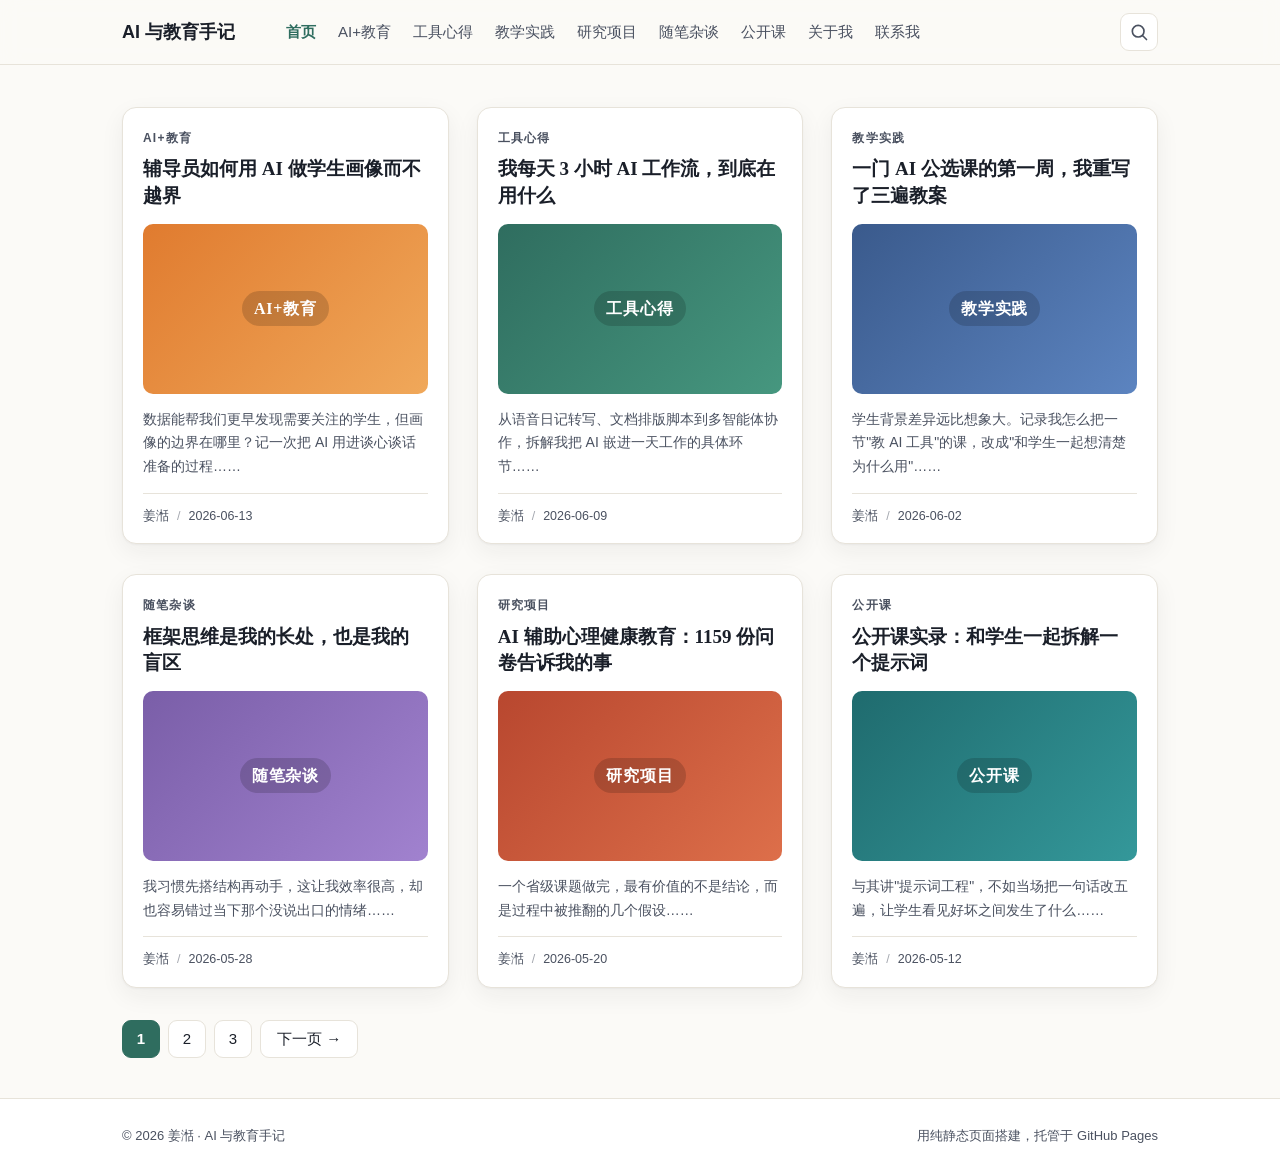
<file: index.html>
<!DOCTYPE html>
<html lang="zh-CN">
<head>
<meta charset="UTF-8">
<meta name="viewport" content="width=device-width, initial-scale=1">
<title>姜湉 · AI 与教育手记</title>
<meta name="description" content="姜湉的个人站点：记录 AI+教育研究、AI 工具使用心得与教学实践。">
<link rel="stylesheet" href="style.css">
</head>
<body>
<a class="skip" href="#main">跳到正文</a>

<header class="topbar">
  <div class="wrap topbar-inner">
    <a class="brand" href="index.html">
      <span class="brand-text">AI 与教育手记</span>
    </a>
    <button class="nav-toggle" aria-label="展开菜单" aria-expanded="false">菜单</button>
    <nav class="nav" id="nav">
      <a href="index.html" class="is-active">首页</a>
      <a href="#" data-cat="ai-edu">AI+教育</a>
      <a href="#" data-cat="tools">工具心得</a>
      <a href="#" data-cat="teaching">教学实践</a>
      <a href="#" data-cat="research">研究项目</a>
      <a href="#" data-cat="notes">随笔杂谈</a>
      <a href="#" data-cat="course">公开课</a>
      <a href="about.html">关于我</a>
      <a href="about.html">联系我</a>
    </nav>
    <button class="search-btn" aria-label="搜索">
      <svg viewBox="0 0 24 24" width="20" height="20" fill="none" stroke="currentColor" stroke-width="2" stroke-linecap="round"><circle cx="11" cy="11" r="7"/><line x1="21" y1="21" x2="16.5" y2="16.5"/></svg>
    </button>
  </div>
</header>

<main id="main" class="grid-feed">
  <div class="wrap">
    <div class="grid">

      <article class="gcard" data-cat="ai-edu">
        <a href="posts/post-1.html">
          <p class="gcard-cat">AI+教育</p>
          <h3 class="gcard-title">辅导员如何用 AI 做学生画像而不越界</h3>
          <span class="gcard-img g1"><em>AI+教育</em></span>
        </a>
        <p class="gcard-excerpt">数据能帮我们更早发现需要关注的学生，但画像的边界在哪里？记一次把 AI 用进谈心谈话准备的过程……</p>
        <div class="gcard-foot"><span>姜湉</span><span class="dot">/</span><time>2026-06-13</time></div>
      </article>

      <article class="gcard" data-cat="tools">
        <a href="posts/post-2.html">
          <p class="gcard-cat">工具心得</p>
          <h3 class="gcard-title">我每天 3 小时 AI 工作流，到底在用什么</h3>
          <span class="gcard-img g2"><em>工具心得</em></span>
        </a>
        <p class="gcard-excerpt">从语音日记转写、文档排版脚本到多智能体协作，拆解我把 AI 嵌进一天工作的具体环节……</p>
        <div class="gcard-foot"><span>姜湉</span><span class="dot">/</span><time>2026-06-09</time></div>
      </article>

      <article class="gcard" data-cat="teaching">
        <a href="posts/post-3.html">
          <p class="gcard-cat">教学实践</p>
          <h3 class="gcard-title">一门 AI 公选课的第一周，我重写了三遍教案</h3>
          <span class="gcard-img g3"><em>教学实践</em></span>
        </a>
        <p class="gcard-excerpt">学生背景差异远比想象大。记录我怎么把一节"教 AI 工具"的课，改成"和学生一起想清楚为什么用"……</p>
        <div class="gcard-foot"><span>姜湉</span><span class="dot">/</span><time>2026-06-02</time></div>
      </article>

      <article class="gcard" data-cat="notes">
        <a href="posts/post-4.html">
          <p class="gcard-cat">随笔杂谈</p>
          <h3 class="gcard-title">框架思维是我的长处，也是我的盲区</h3>
          <span class="gcard-img g4"><em>随笔杂谈</em></span>
        </a>
        <p class="gcard-excerpt">我习惯先搭结构再动手，这让我效率很高，却也容易错过当下那个没说出口的情绪……</p>
        <div class="gcard-foot"><span>姜湉</span><span class="dot">/</span><time>2026-05-28</time></div>
      </article>

      <article class="gcard" data-cat="research">
        <a href="posts/post-1.html">
          <p class="gcard-cat">研究项目</p>
          <h3 class="gcard-title">AI 辅助心理健康教育：1159 份问卷告诉我的事</h3>
          <span class="gcard-img g5"><em>研究项目</em></span>
        </a>
        <p class="gcard-excerpt">一个省级课题做完，最有价值的不是结论，而是过程中被推翻的几个假设……</p>
        <div class="gcard-foot"><span>姜湉</span><span class="dot">/</span><time>2026-05-20</time></div>
      </article>

      <article class="gcard" data-cat="course">
        <a href="posts/post-2.html">
          <p class="gcard-cat">公开课</p>
          <h3 class="gcard-title">公开课实录：和学生一起拆解一个提示词</h3>
          <span class="gcard-img g6"><em>公开课</em></span>
        </a>
        <p class="gcard-excerpt">与其讲"提示词工程"，不如当场把一句话改五遍，让学生看见好坏之间发生了什么……</p>
        <div class="gcard-foot"><span>姜湉</span><span class="dot">/</span><time>2026-05-12</time></div>
      </article>

    </div>

    <nav class="pager" aria-label="翻页">
      <span class="pager-cur">1</span>
      <a href="#">2</a>
      <a href="#">3</a>
      <a class="pager-next" href="#">下一页 →</a>
    </nav>
  </div>
</main>

<footer class="footer">
  <div class="wrap footer-inner">
    <span>© 2026 姜湉 · AI 与教育手记</span>
    <span>用纯静态页面搭建，托管于 GitHub Pages</span>
  </div>
</footer>

<script src="script.js"></script>
</body>
</html>
</file>
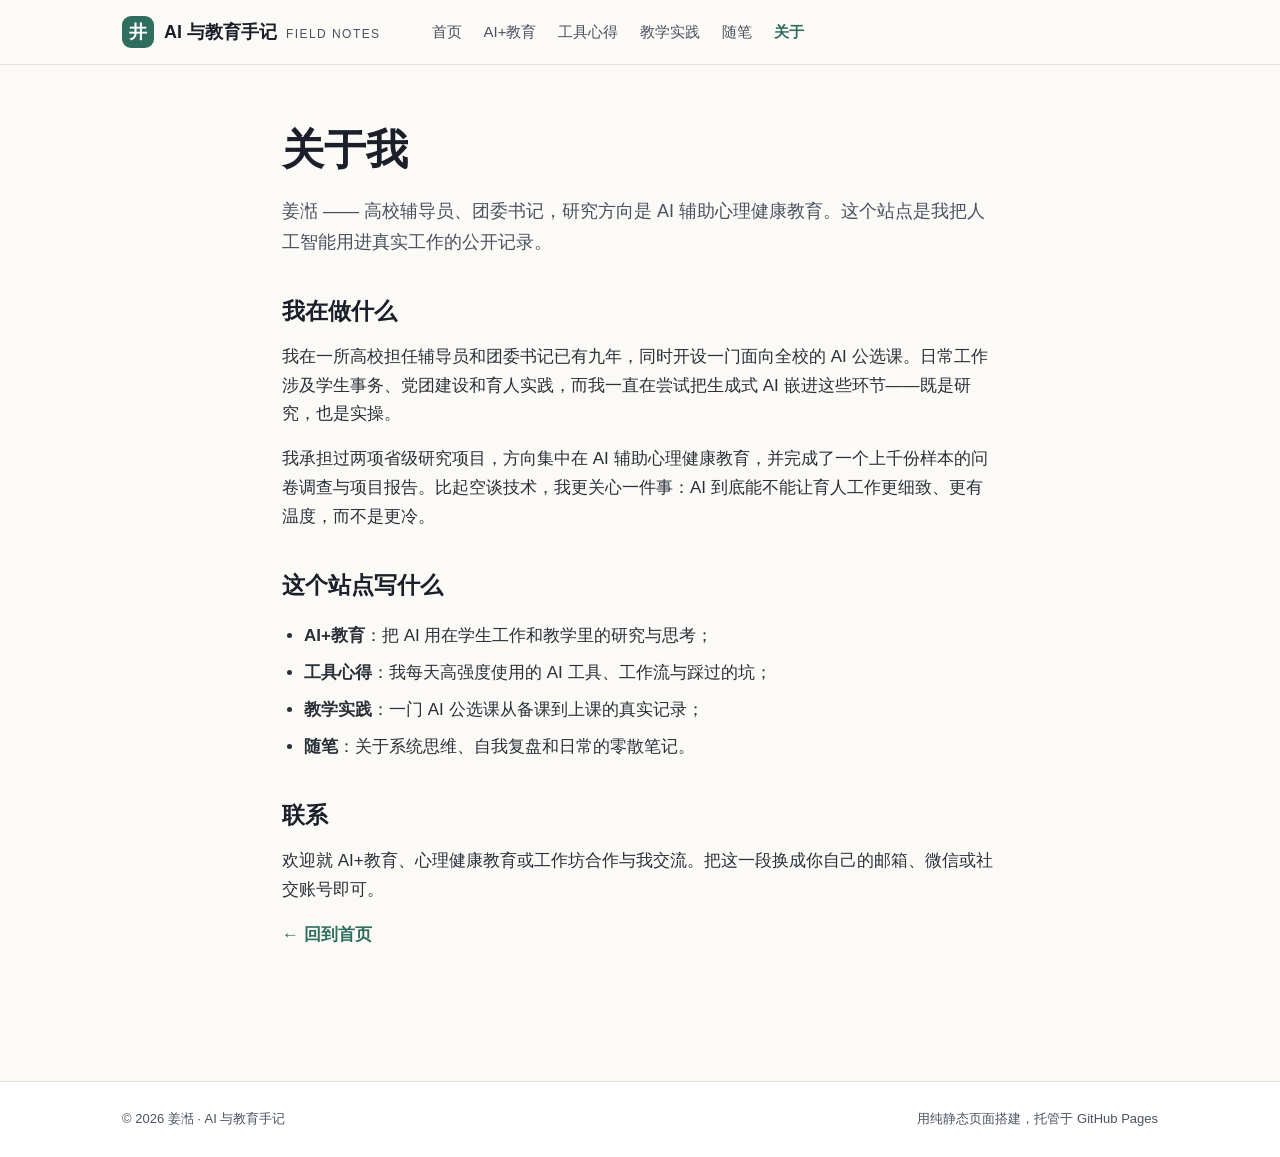
<file: about.html>
<!DOCTYPE html>
<html lang="zh-CN">
<head>
<meta charset="UTF-8">
<meta name="viewport" content="width=device-width, initial-scale=1">
<title>关于 · AI 与教育手记</title>
<link rel="stylesheet" href="style.css">
</head>
<body>
<a class="skip" href="#main">跳到正文</a>
<header class="topbar">
  <div class="wrap topbar-inner">
    <a class="brand" href="index.html">
      <span class="brand-mark">井</span>
      <span class="brand-text">AI 与教育手记 <em>field notes</em></span>
    </a>
    <button class="nav-toggle" aria-label="展开菜单" aria-expanded="false">菜单</button>
    <nav class="nav" id="nav">
      <a href="index.html">首页</a>
      <a href="index.html">AI+教育</a>
      <a href="index.html">工具心得</a>
      <a href="index.html">教学实践</a>
      <a href="index.html">随笔</a>
      <a href="about.html" class="is-active">关于</a>
    </nav>
  </div>
</header>

<main id="main" class="about-page">
  <h1>关于我</h1>
  <p class="lead">姜湉 —— 高校辅导员、团委书记，研究方向是 AI 辅助心理健康教育。这个站点是我把人工智能用进真实工作的公开记录。</p>

  <h2>我在做什么</h2>
  <p>我在一所高校担任辅导员和团委书记已有九年，同时开设一门面向全校的 AI 公选课。日常工作涉及学生事务、党团建设和育人实践，而我一直在尝试把生成式 AI 嵌进这些环节——既是研究，也是实操。</p>
  <p>我承担过两项省级研究项目，方向集中在 AI 辅助心理健康教育，并完成了一个上千份样本的问卷调查与项目报告。比起空谈技术，我更关心一件事：AI 到底能不能让育人工作更细致、更有温度，而不是更冷。</p>

  <h2>这个站点写什么</h2>
  <ul>
    <li><strong>AI+教育</strong>：把 AI 用在学生工作和教学里的研究与思考；</li>
    <li><strong>工具心得</strong>：我每天高强度使用的 AI 工具、工作流与踩过的坑；</li>
    <li><strong>教学实践</strong>：一门 AI 公选课从备课到上课的真实记录；</li>
    <li><strong>随笔</strong>：关于系统思维、自我复盘和日常的零散笔记。</li>
  </ul>

  <h2>联系</h2>
  <p>欢迎就 AI+教育、心理健康教育或工作坊合作与我交流。把这一段换成你自己的邮箱、微信或社交账号即可。</p>

  <p><a class="article-back" href="index.html">← 回到首页</a></p>
</main>

<footer class="footer">
  <div class="wrap footer-inner">
    <span>© 2026 姜湉 · AI 与教育手记</span>
    <span>用纯静态页面搭建，托管于 GitHub Pages</span>
  </div>
</footer>
<script src="script.js"></script>
</body>
</html>
</file>
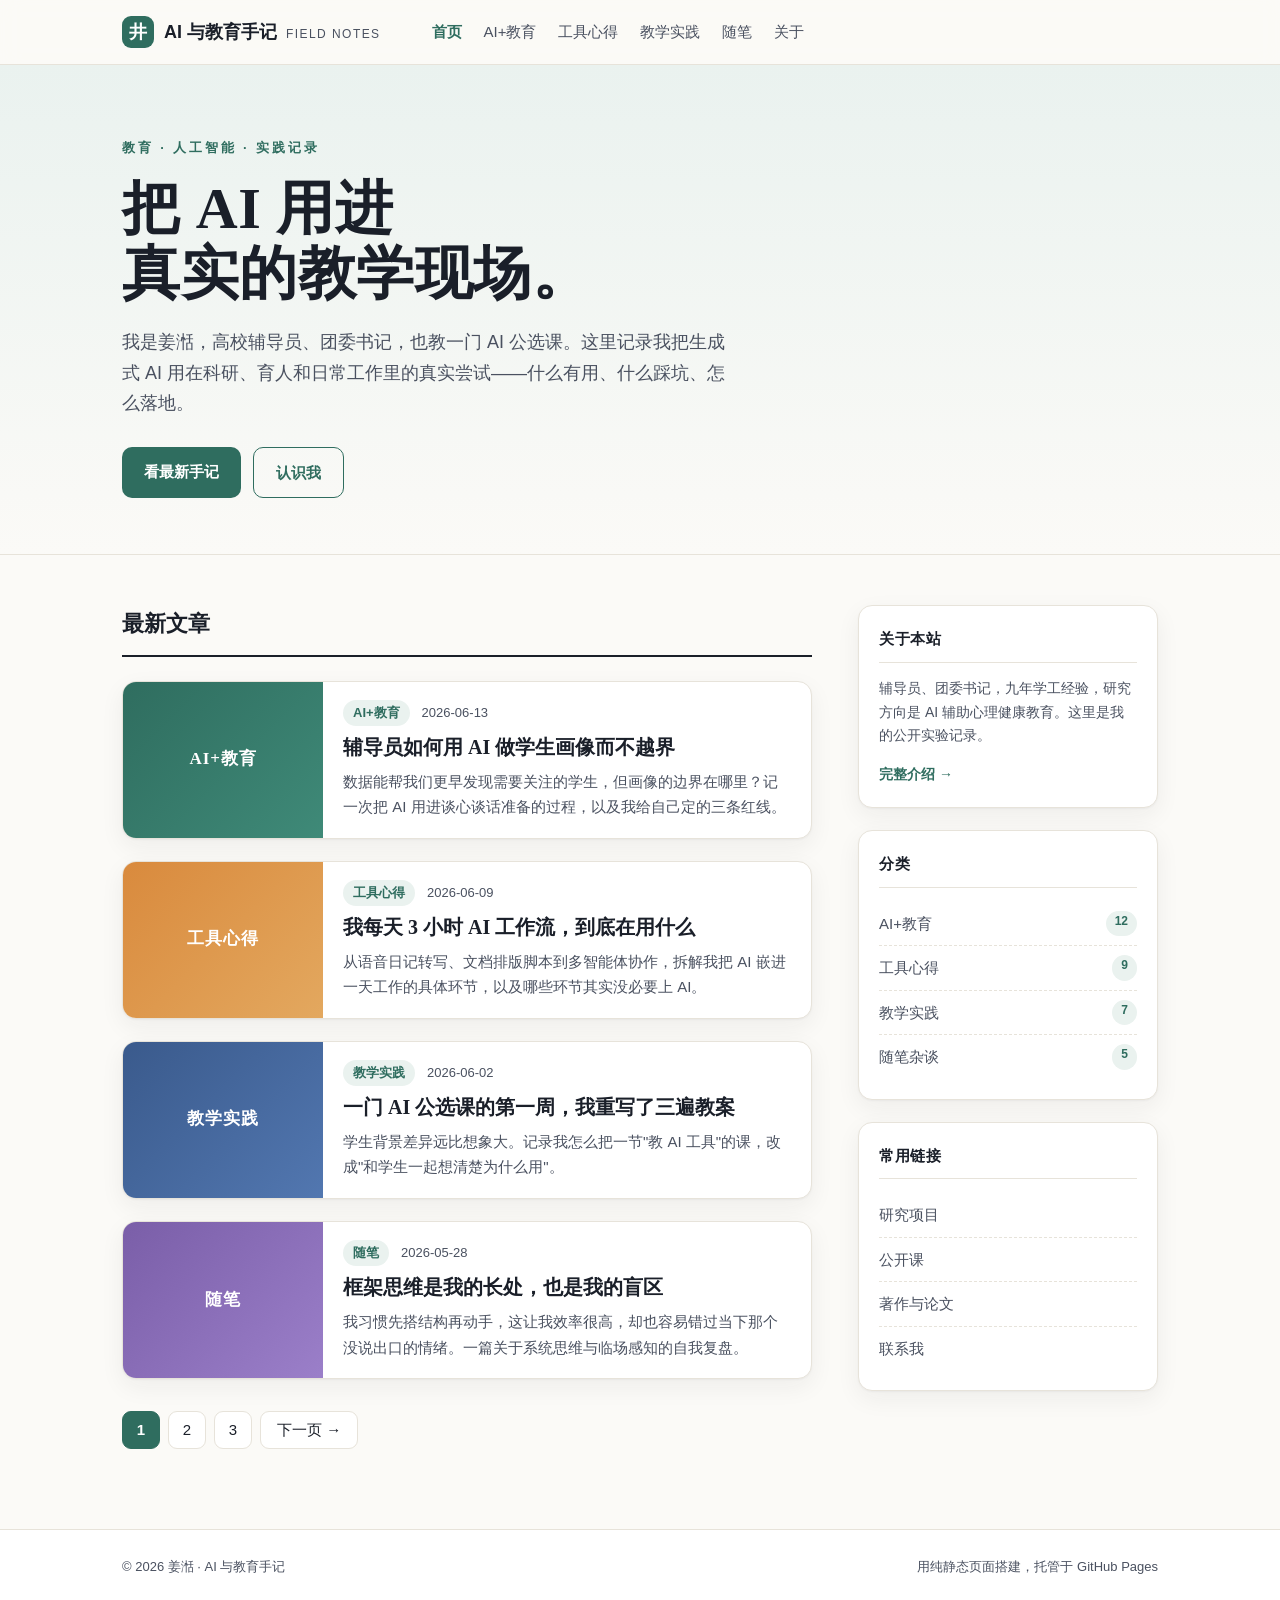
<file: index (1).html>
<!DOCTYPE html>
<html lang="zh-CN">
<head>
<meta charset="UTF-8">
<meta name="viewport" content="width=device-width, initial-scale=1">
<title>姜湉 · AI 与教育手记</title>
<meta name="description" content="姜湉的个人站点：记录 AI+教育研究、AI 工具使用心得与教学实践。">
<link rel="stylesheet" href="style.css">
</head>
<body>
<a class="skip" href="#main">跳到正文</a>

<header class="topbar">
  <div class="wrap topbar-inner">
    <a class="brand" href="index.html">
      <span class="brand-mark">井</span>
      <span class="brand-text">AI 与教育手记 <em>field notes</em></span>
    </a>
    <button class="nav-toggle" aria-label="展开菜单" aria-expanded="false">菜单</button>
    <nav class="nav" id="nav">
      <a href="index.html" class="is-active">首页</a>
      <a href="#" data-cat="ai-edu">AI+教育</a>
      <a href="#" data-cat="tools">工具心得</a>
      <a href="#" data-cat="teaching">教学实践</a>
      <a href="#" data-cat="notes">随笔</a>
      <a href="about.html">关于</a>
    </nav>
  </div>
</header>

<section class="hero">
  <div class="wrap">
    <p class="hero-eyebrow">教育 · 人工智能 · 实践记录</p>
    <h1 class="hero-title">把 AI 用进<br>真实的教学现场。</h1>
    <p class="hero-lead">我是姜湉，高校辅导员、团委书记，也教一门 AI 公选课。这里记录我把生成式 AI 用在科研、育人和日常工作里的真实尝试——什么有用、什么踩坑、怎么落地。</p>
    <div class="hero-actions">
      <a class="btn" href="#main">看最新手记</a>
      <a class="btn btn-ghost" href="about.html">认识我</a>
    </div>
  </div>
</section>

<div class="wrap layout">
  <main id="main" class="feed">
    <h2 class="feed-head">最新文章</h2>

    <article class="card" data-cat="ai-edu">
      <a class="card-thumb" href="posts/post-1.html"><span>AI+教育</span></a>
      <div class="card-body">
        <div class="card-meta"><span class="tag">AI+教育</span><time>2026-06-13</time></div>
        <h3><a href="posts/post-1.html">辅导员如何用 AI 做学生画像而不越界</a></h3>
        <p>数据能帮我们更早发现需要关注的学生，但画像的边界在哪里？记一次把 AI 用进谈心谈话准备的过程，以及我给自己定的三条红线。</p>
      </div>
    </article>

    <article class="card" data-cat="tools">
      <a class="card-thumb alt" href="posts/post-2.html"><span>工具心得</span></a>
      <div class="card-body">
        <div class="card-meta"><span class="tag">工具心得</span><time>2026-06-09</time></div>
        <h3><a href="posts/post-2.html">我每天 3 小时 AI 工作流，到底在用什么</a></h3>
        <p>从语音日记转写、文档排版脚本到多智能体协作，拆解我把 AI 嵌进一天工作的具体环节，以及哪些环节其实没必要上 AI。</p>
      </div>
    </article>

    <article class="card" data-cat="teaching">
      <a class="card-thumb alt2" href="posts/post-3.html"><span>教学实践</span></a>
      <div class="card-body">
        <div class="card-meta"><span class="tag">教学实践</span><time>2026-06-02</time></div>
        <h3><a href="posts/post-3.html">一门 AI 公选课的第一周，我重写了三遍教案</a></h3>
        <p>学生背景差异远比想象大。记录我怎么把一节"教 AI 工具"的课，改成"和学生一起想清楚为什么用"。</p>
      </div>
    </article>

    <article class="card" data-cat="notes">
      <a class="card-thumb alt3" href="posts/post-4.html"><span>随笔</span></a>
      <div class="card-body">
        <div class="card-meta"><span class="tag">随笔</span><time>2026-05-28</time></div>
        <h3><a href="posts/post-4.html">框架思维是我的长处，也是我的盲区</a></h3>
        <p>我习惯先搭结构再动手，这让我效率很高，却也容易错过当下那个没说出口的情绪。一篇关于系统思维与临场感知的自我复盘。</p>
      </div>
    </article>

    <nav class="pager" aria-label="翻页">
      <span class="pager-cur">1</span>
      <a href="#">2</a>
      <a href="#">3</a>
      <a class="pager-next" href="#">下一页 →</a>
    </nav>
  </main>

  <aside class="sidebar">
    <section class="widget">
      <h4>关于本站</h4>
      <p class="about-mini">辅导员、团委书记，九年学工经验，研究方向是 AI 辅助心理健康教育。这里是我的公开实验记录。</p>
      <a class="widget-link" href="about.html">完整介绍 →</a>
    </section>

    <section class="widget">
      <h4>分类</h4>
      <ul class="cats">
        <li><a href="#" data-cat="ai-edu">AI+教育 <span>12</span></a></li>
        <li><a href="#" data-cat="tools">工具心得 <span>9</span></a></li>
        <li><a href="#" data-cat="teaching">教学实践 <span>7</span></a></li>
        <li><a href="#" data-cat="notes">随笔杂谈 <span>5</span></a></li>
      </ul>
    </section>

    <section class="widget">
      <h4>常用链接</h4>
      <ul class="links">
        <li><a href="#">研究项目</a></li>
        <li><a href="#">公开课</a></li>
        <li><a href="#">著作与论文</a></li>
        <li><a href="about.html">联系我</a></li>
      </ul>
    </section>
  </aside>
</div>

<footer class="footer">
  <div class="wrap footer-inner">
    <span>© 2026 姜湉 · AI 与教育手记</span>
    <span>用纯静态页面搭建，托管于 GitHub Pages</span>
  </div>
</footer>

<script src="script.js"></script>
</body>
</html>
</file>
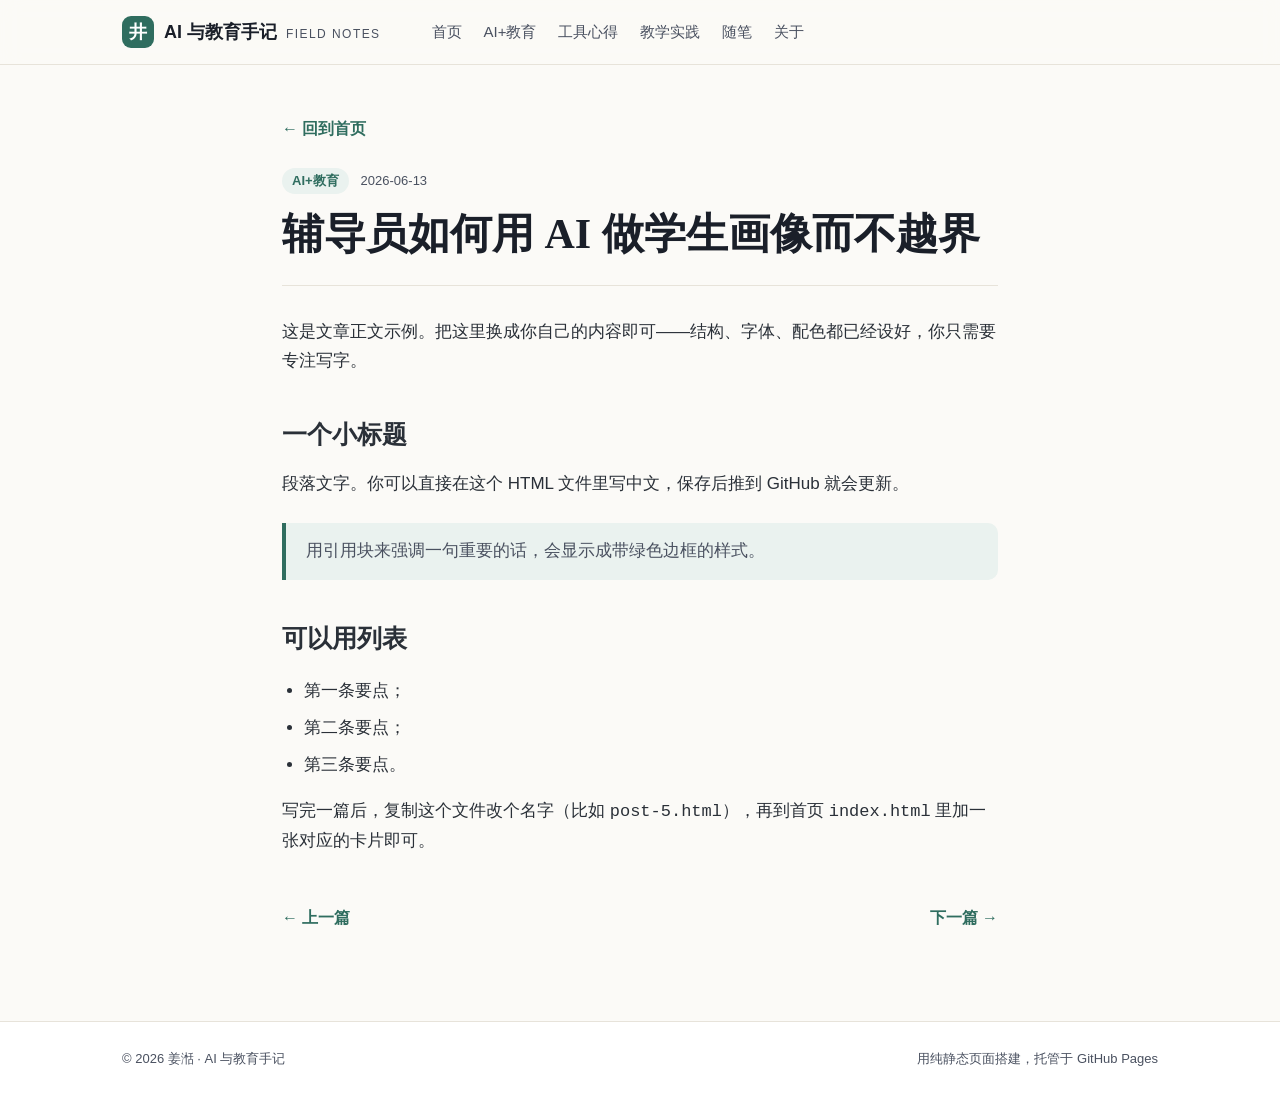
<file: post-1.html>
<!DOCTYPE html>
<html lang="zh-CN">
<head>
<meta charset="UTF-8">
<meta name="viewport" content="width=device-width, initial-scale=1">
<title>辅导员如何用 AI 做学生画像而不越界 · AI 与教育手记</title>
<link rel="stylesheet" href="../style.css">
</head>
<body>
<a class="skip" href="#main">跳到正文</a>
<header class="topbar">
  <div class="wrap topbar-inner">
    <a class="brand" href="../index.html">
      <span class="brand-mark">井</span>
      <span class="brand-text">AI 与教育手记 <em>field notes</em></span>
    </a>
    <button class="nav-toggle" aria-label="展开菜单" aria-expanded="false">菜单</button>
    <nav class="nav" id="nav">
      <a href="../index.html">首页</a>
      <a href="../index.html">AI+教育</a>
      <a href="../index.html">工具心得</a>
      <a href="../index.html">教学实践</a>
      <a href="../index.html">随笔</a>
      <a href="../about.html">关于</a>
    </nav>
  </div>
</header>

<article class="article" id="main">
  <a class="article-back" href="../index.html">← 回到首页</a>
  <header class="article-head">
    <div class="card-meta"><span class="tag">AI+教育</span><time>2026-06-13</time></div>
    <h1 class="article-title">辅导员如何用 AI 做学生画像而不越界</h1>
  </header>
  <div class="article-body">
    <p>这是文章正文示例。把这里换成你自己的内容即可——结构、字体、配色都已经设好，你只需要专注写字。</p>
    <h2>一个小标题</h2>
    <p>段落文字。你可以直接在这个 HTML 文件里写中文，保存后推到 GitHub 就会更新。</p>
    <blockquote>用引用块来强调一句重要的话，会显示成带绿色边框的样式。</blockquote>
    <h2>可以用列表</h2>
    <ul>
      <li>第一条要点；</li>
      <li>第二条要点；</li>
      <li>第三条要点。</li>
    </ul>
    <p>写完一篇后，复制这个文件改个名字（比如 <code>post-5.html</code>），再到首页 <code>index.html</code> 里加一张对应的卡片即可。</p>
  </div>
</article>

<nav class="article-nav">
  <a href="../index.html">← 上一篇</a>
  <a href="post-2.html">下一篇 →</a>
</nav>

<footer class="footer">
  <div class="wrap footer-inner">
    <span>© 2026 姜湉 · AI 与教育手记</span>
    <span>用纯静态页面搭建，托管于 GitHub Pages</span>
  </div>
</footer>
<script src="../script.js"></script>
</body>
</html>
</file>
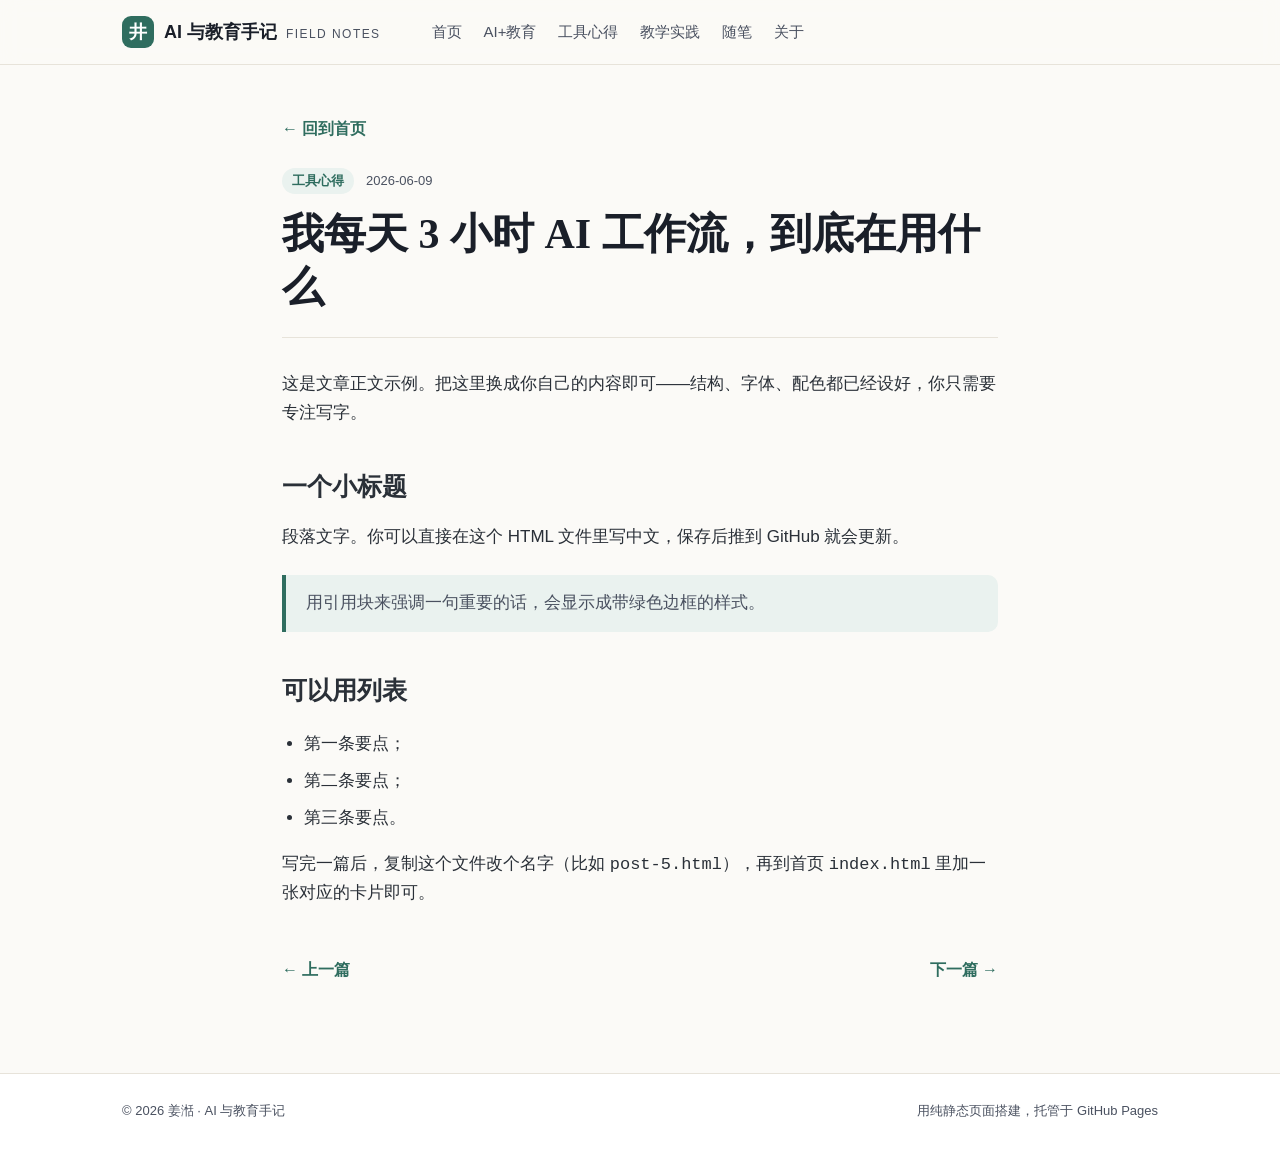
<file: post-2.html>
<!DOCTYPE html>
<html lang="zh-CN">
<head>
<meta charset="UTF-8">
<meta name="viewport" content="width=device-width, initial-scale=1">
<title>我每天 3 小时 AI 工作流，到底在用什么 · AI 与教育手记</title>
<link rel="stylesheet" href="../style.css">
</head>
<body>
<a class="skip" href="#main">跳到正文</a>
<header class="topbar">
  <div class="wrap topbar-inner">
    <a class="brand" href="../index.html">
      <span class="brand-mark">井</span>
      <span class="brand-text">AI 与教育手记 <em>field notes</em></span>
    </a>
    <button class="nav-toggle" aria-label="展开菜单" aria-expanded="false">菜单</button>
    <nav class="nav" id="nav">
      <a href="../index.html">首页</a>
      <a href="../index.html">AI+教育</a>
      <a href="../index.html">工具心得</a>
      <a href="../index.html">教学实践</a>
      <a href="../index.html">随笔</a>
      <a href="../about.html">关于</a>
    </nav>
  </div>
</header>

<article class="article" id="main">
  <a class="article-back" href="../index.html">← 回到首页</a>
  <header class="article-head">
    <div class="card-meta"><span class="tag">工具心得</span><time>2026-06-09</time></div>
    <h1 class="article-title">我每天 3 小时 AI 工作流，到底在用什么</h1>
  </header>
  <div class="article-body">
    <p>这是文章正文示例。把这里换成你自己的内容即可——结构、字体、配色都已经设好，你只需要专注写字。</p>
    <h2>一个小标题</h2>
    <p>段落文字。你可以直接在这个 HTML 文件里写中文，保存后推到 GitHub 就会更新。</p>
    <blockquote>用引用块来强调一句重要的话，会显示成带绿色边框的样式。</blockquote>
    <h2>可以用列表</h2>
    <ul>
      <li>第一条要点；</li>
      <li>第二条要点；</li>
      <li>第三条要点。</li>
    </ul>
    <p>写完一篇后，复制这个文件改个名字（比如 <code>post-5.html</code>），再到首页 <code>index.html</code> 里加一张对应的卡片即可。</p>
  </div>
</article>

<nav class="article-nav">
  <a href="post-1.html">← 上一篇</a>
  <a href="post-3.html">下一篇 →</a>
</nav>

<footer class="footer">
  <div class="wrap footer-inner">
    <span>© 2026 姜湉 · AI 与教育手记</span>
    <span>用纯静态页面搭建，托管于 GitHub Pages</span>
  </div>
</footer>
<script src="../script.js"></script>
</body>
</html>
</file>
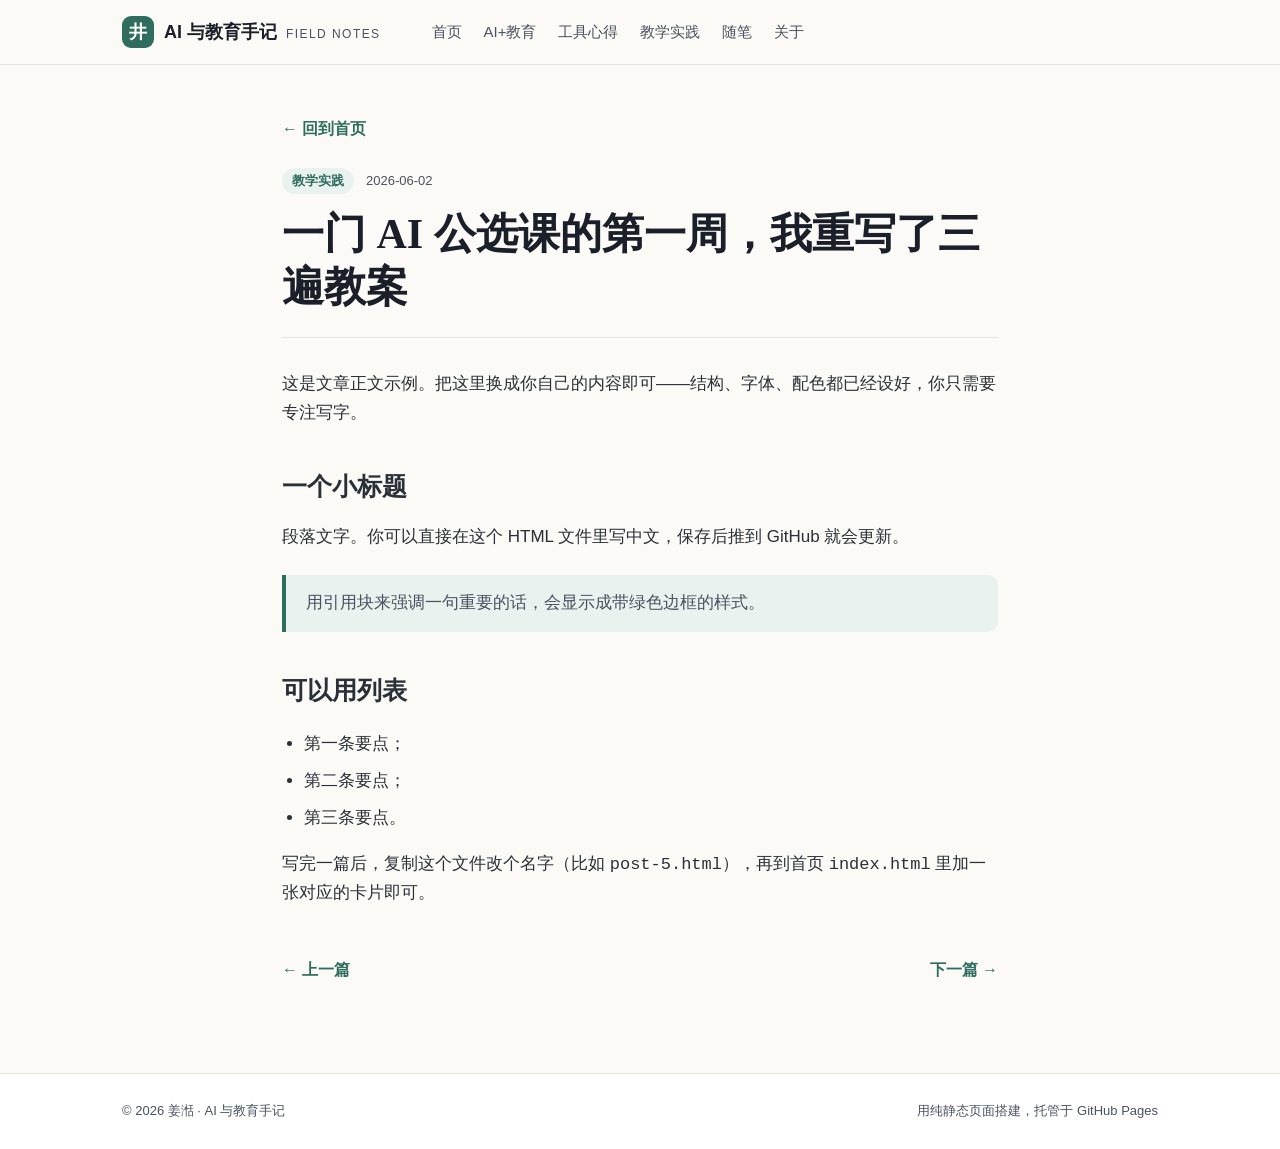
<file: post-3.html>
<!DOCTYPE html>
<html lang="zh-CN">
<head>
<meta charset="UTF-8">
<meta name="viewport" content="width=device-width, initial-scale=1">
<title>一门 AI 公选课的第一周，我重写了三遍教案 · AI 与教育手记</title>
<link rel="stylesheet" href="../style.css">
</head>
<body>
<a class="skip" href="#main">跳到正文</a>
<header class="topbar">
  <div class="wrap topbar-inner">
    <a class="brand" href="../index.html">
      <span class="brand-mark">井</span>
      <span class="brand-text">AI 与教育手记 <em>field notes</em></span>
    </a>
    <button class="nav-toggle" aria-label="展开菜单" aria-expanded="false">菜单</button>
    <nav class="nav" id="nav">
      <a href="../index.html">首页</a>
      <a href="../index.html">AI+教育</a>
      <a href="../index.html">工具心得</a>
      <a href="../index.html">教学实践</a>
      <a href="../index.html">随笔</a>
      <a href="../about.html">关于</a>
    </nav>
  </div>
</header>

<article class="article" id="main">
  <a class="article-back" href="../index.html">← 回到首页</a>
  <header class="article-head">
    <div class="card-meta"><span class="tag">教学实践</span><time>2026-06-02</time></div>
    <h1 class="article-title">一门 AI 公选课的第一周，我重写了三遍教案</h1>
  </header>
  <div class="article-body">
    <p>这是文章正文示例。把这里换成你自己的内容即可——结构、字体、配色都已经设好，你只需要专注写字。</p>
    <h2>一个小标题</h2>
    <p>段落文字。你可以直接在这个 HTML 文件里写中文，保存后推到 GitHub 就会更新。</p>
    <blockquote>用引用块来强调一句重要的话，会显示成带绿色边框的样式。</blockquote>
    <h2>可以用列表</h2>
    <ul>
      <li>第一条要点；</li>
      <li>第二条要点；</li>
      <li>第三条要点。</li>
    </ul>
    <p>写完一篇后，复制这个文件改个名字（比如 <code>post-5.html</code>），再到首页 <code>index.html</code> 里加一张对应的卡片即可。</p>
  </div>
</article>

<nav class="article-nav">
  <a href="post-2.html">← 上一篇</a>
  <a href="post-4.html">下一篇 →</a>
</nav>

<footer class="footer">
  <div class="wrap footer-inner">
    <span>© 2026 姜湉 · AI 与教育手记</span>
    <span>用纯静态页面搭建，托管于 GitHub Pages</span>
  </div>
</footer>
<script src="../script.js"></script>
</body>
</html>
</file>
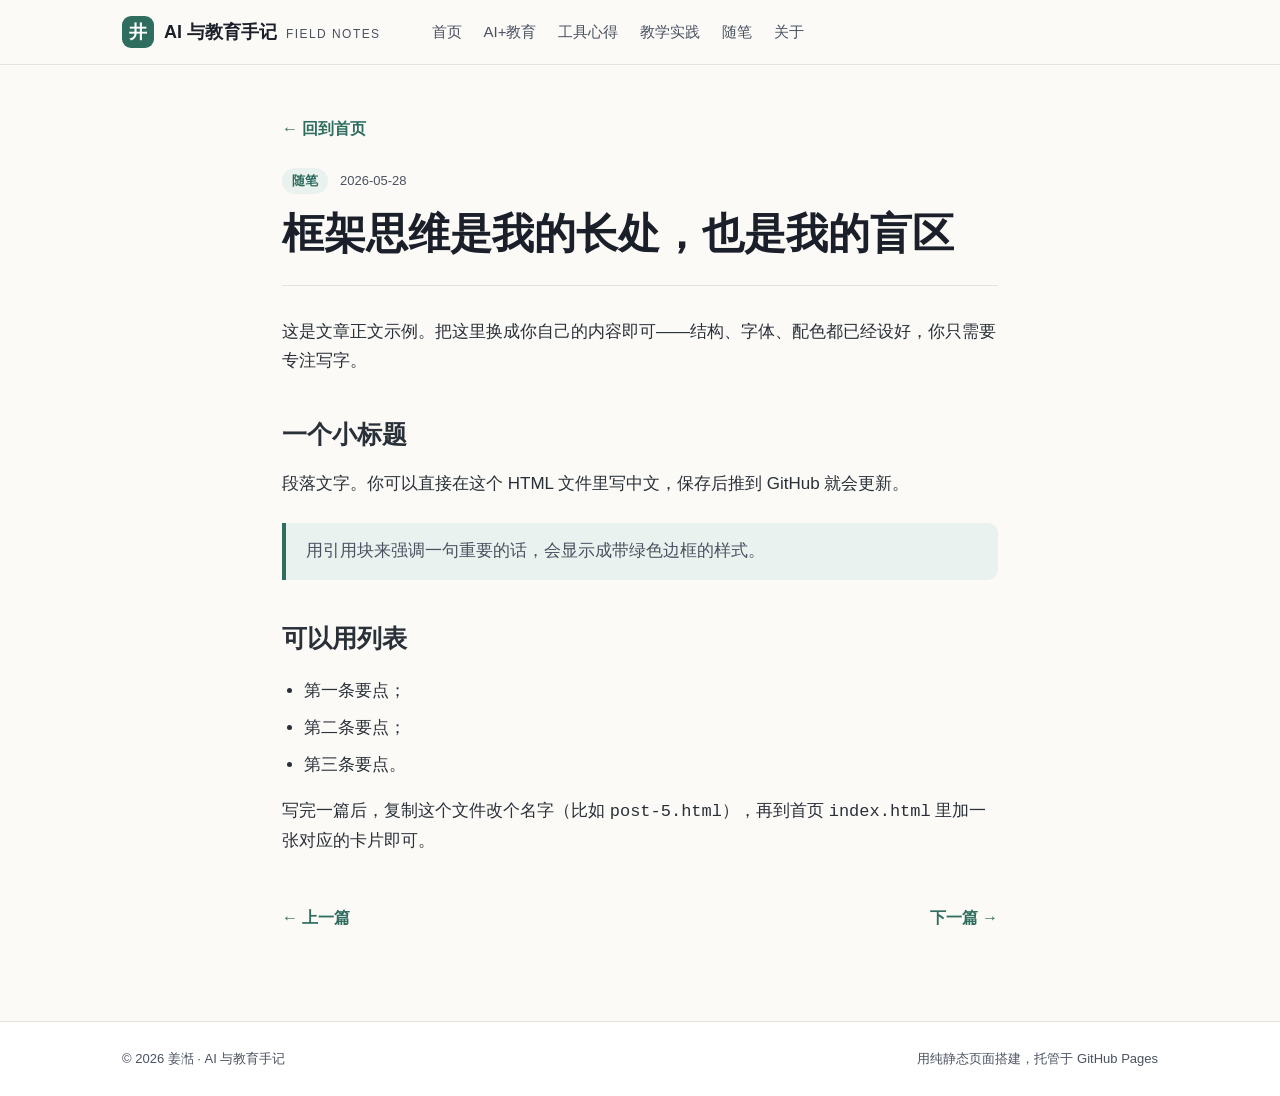
<file: post-4.html>
<!DOCTYPE html>
<html lang="zh-CN">
<head>
<meta charset="UTF-8">
<meta name="viewport" content="width=device-width, initial-scale=1">
<title>框架思维是我的长处，也是我的盲区 · AI 与教育手记</title>
<link rel="stylesheet" href="../style.css">
</head>
<body>
<a class="skip" href="#main">跳到正文</a>
<header class="topbar">
  <div class="wrap topbar-inner">
    <a class="brand" href="../index.html">
      <span class="brand-mark">井</span>
      <span class="brand-text">AI 与教育手记 <em>field notes</em></span>
    </a>
    <button class="nav-toggle" aria-label="展开菜单" aria-expanded="false">菜单</button>
    <nav class="nav" id="nav">
      <a href="../index.html">首页</a>
      <a href="../index.html">AI+教育</a>
      <a href="../index.html">工具心得</a>
      <a href="../index.html">教学实践</a>
      <a href="../index.html">随笔</a>
      <a href="../about.html">关于</a>
    </nav>
  </div>
</header>

<article class="article" id="main">
  <a class="article-back" href="../index.html">← 回到首页</a>
  <header class="article-head">
    <div class="card-meta"><span class="tag">随笔</span><time>2026-05-28</time></div>
    <h1 class="article-title">框架思维是我的长处，也是我的盲区</h1>
  </header>
  <div class="article-body">
    <p>这是文章正文示例。把这里换成你自己的内容即可——结构、字体、配色都已经设好，你只需要专注写字。</p>
    <h2>一个小标题</h2>
    <p>段落文字。你可以直接在这个 HTML 文件里写中文，保存后推到 GitHub 就会更新。</p>
    <blockquote>用引用块来强调一句重要的话，会显示成带绿色边框的样式。</blockquote>
    <h2>可以用列表</h2>
    <ul>
      <li>第一条要点；</li>
      <li>第二条要点；</li>
      <li>第三条要点。</li>
    </ul>
    <p>写完一篇后，复制这个文件改个名字（比如 <code>post-5.html</code>），再到首页 <code>index.html</code> 里加一张对应的卡片即可。</p>
  </div>
</article>

<nav class="article-nav">
  <a href="post-3.html">← 上一篇</a>
  <a href="../index.html">下一篇 →</a>
</nav>

<footer class="footer">
  <div class="wrap footer-inner">
    <span>© 2026 姜湉 · AI 与教育手记</span>
    <span>用纯静态页面搭建，托管于 GitHub Pages</span>
  </div>
</footer>
<script src="../script.js"></script>
</body>
</html>
</file>
<file: style.css>
:root{
  --ink:#1a1f29;
  --ink-soft:#4a5160;
  --paper:#fbfaf7;
  --card:#ffffff;
  --line:#e7e3da;
  --accent:#2f6d5f;      /* 深松绿 */
  --accent-2:#d98a3d;    /* 暖赭 */
  --accent-soft:#eaf2ef;
  --shadow:0 1px 2px rgba(26,31,41,.04),0 8px 24px rgba(26,31,41,.06);
  --radius:14px;
  --maxw:1080px;
  --serif:"Songti SC","Noto Serif SC",Georgia,serif;
  --sans:"PingFang SC","Noto Sans SC","Helvetica Neue",Arial,sans-serif;
}
*{box-sizing:border-box}
html{scroll-behavior:smooth}
body{
  margin:0;background:var(--paper);color:var(--ink);
  font-family:var(--sans);line-height:1.7;
  -webkit-font-smoothing:antialiased;
}
a{color:inherit;text-decoration:none}
.wrap{max-width:var(--maxw);margin:0 auto;padding:0 22px}
.skip{position:absolute;left:-9999px}
.skip:focus{left:16px;top:12px;background:var(--accent);color:#fff;padding:8px 14px;border-radius:8px;z-index:50}

/* ---- 顶栏 ---- */
.topbar{position:sticky;top:0;z-index:30;background:rgba(251,250,247,.9);
  backdrop-filter:saturate(1.4) blur(10px);border-bottom:1px solid var(--line)}
.topbar-inner{display:flex;align-items:center;gap:18px;height:64px}
.brand{display:flex;align-items:center;gap:10px;font-weight:700;font-size:18px}
.brand-mark{display:grid;place-items:center;width:32px;height:32px;border-radius:9px;
  background:var(--accent);color:#fff;font-family:var(--serif);font-size:18px}
.brand-text em{font-style:normal;color:var(--ink-soft);font-weight:400;font-size:12px;
  letter-spacing:.12em;text-transform:uppercase;margin-left:4px}
.nav{margin-left:auto;display:flex;gap:4px;flex-wrap:wrap}
.nav a{padding:8px 12px;border-radius:8px;color:var(--ink-soft);font-size:15px;
  transition:background .15s,color .15s}
.nav a:hover{background:var(--accent-soft);color:var(--accent)}
.nav a.is-active{color:var(--accent);font-weight:600}
.nav-toggle{display:none;margin-left:auto;border:1px solid var(--line);background:var(--card);
  padding:8px 12px;border-radius:8px;font-size:14px;cursor:pointer}

/* ---- Hero ---- */
.hero{padding:72px 0 56px;border-bottom:1px solid var(--line);
  background:linear-gradient(180deg,var(--accent-soft) 0%,var(--paper) 100%)}
.hero-eyebrow{margin:0 0 18px;font-size:13px;letter-spacing:.22em;color:var(--accent);
  text-transform:uppercase;font-weight:600}
.hero-title{margin:0 0 20px;font-family:var(--serif);font-weight:700;
  font-size:clamp(34px,6vw,58px);line-height:1.12;letter-spacing:.01em}
.hero-lead{max-width:620px;margin:0 0 28px;font-size:18px;color:var(--ink-soft)}
.hero-actions{display:flex;gap:12px;flex-wrap:wrap}
.btn{display:inline-block;padding:12px 22px;border-radius:10px;background:var(--accent);
  color:#fff;font-weight:600;font-size:15px;transition:transform .12s,background .15s}
.btn:hover{background:#27574c;transform:translateY(-1px)}
.btn-ghost{background:transparent;color:var(--accent);border:1px solid var(--accent)}
.btn-ghost:hover{background:var(--accent-soft);transform:translateY(-1px)}

/* ---- 布局 ---- */
.layout{display:grid;grid-template-columns:1fr 300px;gap:46px;padding:50px 22px}
.feed-head{font-family:var(--serif);font-size:22px;margin:0 0 24px;
  padding-bottom:12px;border-bottom:2px solid var(--ink)}

/* ---- 卡片 ---- */
.card{display:grid;grid-template-columns:200px 1fr;gap:20px;background:var(--card);
  border:1px solid var(--line);border-radius:var(--radius);overflow:hidden;
  margin-bottom:22px;box-shadow:var(--shadow);transition:transform .15s,box-shadow .15s}
.card:hover{transform:translateY(-3px);box-shadow:0 4px 8px rgba(26,31,41,.06),0 16px 40px rgba(26,31,41,.1)}
.card-thumb{display:grid;place-items:center;min-height:148px;color:#fff;font-weight:700;
  font-family:var(--serif);font-size:17px;letter-spacing:.05em;
  background:linear-gradient(135deg,#2f6d5f,#3f8a78)}
.card-thumb.alt{background:linear-gradient(135deg,#d98a3d,#e3a85f)}
.card-thumb.alt2{background:linear-gradient(135deg,#3a5a8c,#5277b0)}
.card-thumb.alt3{background:linear-gradient(135deg,#7a5ea8,#9b7fc9)}
.card-body{padding:18px 20px 18px 0}
.card-meta{display:flex;align-items:center;gap:12px;margin-bottom:8px;font-size:13px;color:var(--ink-soft)}
.tag{background:var(--accent-soft);color:var(--accent);padding:2px 10px;border-radius:20px;font-weight:600}
.card h3{margin:0 0 8px;font-family:var(--serif);font-size:20px;line-height:1.35}
.card h3 a:hover{color:var(--accent)}
.card p{margin:0;color:var(--ink-soft);font-size:15px}

/* ---- 翻页 ---- */
.pager{display:flex;align-items:center;gap:8px;margin-top:32px}
.pager a,.pager-cur{min-width:38px;height:38px;display:grid;place-items:center;
  border-radius:9px;border:1px solid var(--line);background:var(--card);font-size:15px}
.pager-cur{background:var(--accent);color:#fff;border-color:var(--accent);font-weight:600}
.pager a:hover{border-color:var(--accent);color:var(--accent)}
.pager-next{padding:0 16px;width:auto}

/* ---- 侧边栏 ---- */
.widget{background:var(--card);border:1px solid var(--line);border-radius:var(--radius);
  padding:20px;margin-bottom:22px;box-shadow:var(--shadow)}
.widget h4{margin:0 0 14px;font-size:15px;letter-spacing:.04em;
  padding-bottom:10px;border-bottom:1px solid var(--line)}
.about-mini{margin:0 0 12px;font-size:14px;color:var(--ink-soft)}
.widget-link{color:var(--accent);font-weight:600;font-size:14px}
.cats,.links{list-style:none;margin:0;padding:0}
.cats li,.links li{margin:0}
.cats a,.links a{display:flex;justify-content:space-between;padding:9px 0;
  font-size:15px;color:var(--ink-soft);border-bottom:1px dashed var(--line)}
.cats li:last-child a,.links li:last-child a{border-bottom:0}
.cats a:hover,.links a:hover{color:var(--accent)}
.cats span{background:var(--accent-soft);color:var(--accent);border-radius:20px;
  padding:0 9px;font-size:12px;font-weight:600}

/* ---- 页脚 ---- */
.footer{border-top:1px solid var(--line);background:var(--card);margin-top:30px}
.footer-inner{display:flex;justify-content:space-between;gap:14px;flex-wrap:wrap;
  padding:26px 22px;font-size:13px;color:var(--ink-soft)}

/* ---- 文章页 ---- */
.article{max-width:760px;margin:0 auto;padding:50px 22px 30px}
.article-head{margin-bottom:32px;padding-bottom:24px;border-bottom:1px solid var(--line)}
.article-head .card-meta{margin-bottom:14px}
.article-title{font-family:var(--serif);font-size:clamp(28px,4.5vw,42px);
  line-height:1.25;margin:0}
.article-body{font-size:17px;color:#2a3038}
.article-body h2{font-family:var(--serif);font-size:25px;margin:38px 0 14px}
.article-body h3{font-size:20px;margin:28px 0 10px}
.article-body p{margin:0 0 18px}
.article-body blockquote{margin:24px 0;padding:14px 20px;border-left:4px solid var(--accent);
  background:var(--accent-soft);border-radius:0 10px 10px 0;color:var(--ink-soft)}
.article-body ul{padding-left:22px}
.article-body li{margin-bottom:8px}
.article-back{display:inline-block;margin:0 0 26px;color:var(--accent);font-weight:600}
.article-nav{max-width:760px;margin:0 auto;padding:0 22px 60px;
  display:flex;justify-content:space-between;gap:14px}
.article-nav a{color:var(--accent);font-weight:600}

/* ---- 关于页 ---- */
.about-page{max-width:760px;margin:0 auto;padding:50px 22px 60px}
.about-page h1{font-family:var(--serif);font-size:clamp(28px,5vw,42px);margin:0 0 10px}
.about-page .lead{font-size:18px;color:var(--ink-soft);margin:0 0 30px}
.about-page h2{font-family:var(--serif);font-size:23px;margin:34px 0 12px}
.about-page p{font-size:17px;color:#2a3038;margin:0 0 16px}
.about-page ul{font-size:17px;color:#2a3038;padding-left:22px}
.about-page li{margin-bottom:8px}

/* ---- 响应式 ---- */
@media(max-width:860px){
  .layout{grid-template-columns:1fr;gap:34px}
  .nav{position:absolute;top:64px;left:0;right:0;flex-direction:column;gap:0;
    background:var(--card);border-bottom:1px solid var(--line);padding:8px 22px;
    display:none}
  .nav.open{display:flex}
  .nav a{padding:12px 6px;border-bottom:1px solid var(--line)}
  .nav-toggle{display:block}
}
@media(max-width:520px){
  .card{grid-template-columns:1fr}
  .card-thumb{min-height:120px}
  .card-body{padding:0 18px 18px}
  .footer-inner{flex-direction:column;gap:6px}
}
@media(prefers-reduced-motion:reduce){
  *{transition:none!important;scroll-behavior:auto}
}

/* ====== 网格首页（截图布局：横向导航 + 三列卡片）====== */
.search-btn{display:grid;place-items:center;width:38px;height:38px;border-radius:9px;
  border:1px solid var(--line);background:var(--card);color:var(--ink-soft);cursor:pointer;
  flex:0 0 auto;transition:color .15s,border-color .15s}
.search-btn:hover{color:var(--accent);border-color:var(--accent)}
.topbar-inner .nav{margin-left:24px;margin-right:auto;font-size:14.5px}
.topbar-inner .nav a{padding:8px 9px}

.grid-feed{padding:42px 0 10px}
.grid{display:grid;grid-template-columns:repeat(3,1fr);gap:30px 28px}
.gcard{background:var(--card);border:1px solid var(--line);border-radius:var(--radius);
  padding:20px 20px 16px;box-shadow:var(--shadow);
  transition:transform .15s,box-shadow .15s;display:flex;flex-direction:column}
.gcard:hover{transform:translateY(-3px);
  box-shadow:0 4px 8px rgba(26,31,41,.06),0 16px 40px rgba(26,31,41,.1)}
.gcard-cat{margin:0 0 8px;font-size:12px;letter-spacing:.1em;color:var(--ink-soft);
  text-transform:uppercase;font-weight:600}
.gcard-title{margin:0 0 14px;font-family:var(--serif);font-size:19px;line-height:1.4}
.gcard:hover .gcard-title{color:var(--accent)}
.gcard-img{display:grid;place-items:center;height:170px;border-radius:10px;overflow:hidden;
  color:#fff;font-family:var(--serif);font-weight:700;font-size:16px;letter-spacing:.05em}
.gcard-img em{font-style:normal;background:rgba(0,0,0,.16);padding:4px 12px;border-radius:20px}
.g1{background:linear-gradient(135deg,#e07b2f,#f0a85a)}
.g2{background:linear-gradient(135deg,#2f6d5f,#46977f)}
.g3{background:linear-gradient(135deg,#3a5a8c,#5c84c0)}
.g4{background:linear-gradient(135deg,#7a5ea8,#a182cf)}
.g5{background:linear-gradient(135deg,#b8472f,#dd6f4a)}
.g6{background:linear-gradient(135deg,#1f6b6e,#34989a)}
.gcard-excerpt{margin:14px 0 14px;font-size:14px;color:var(--ink-soft);line-height:1.7;flex:1}
.gcard-foot{display:flex;align-items:center;gap:8px;font-size:12.5px;color:var(--ink-soft);
  padding-top:12px;border-top:1px solid var(--line)}
.gcard-foot .dot{opacity:.5}

@media(max-width:980px){
  .grid{grid-template-columns:repeat(2,1fr)}
}
@media(max-width:860px){
  .topbar-inner .nav{margin-left:0}
}
@media(max-width:600px){
  .grid{grid-template-columns:1fr}
}
</file>
